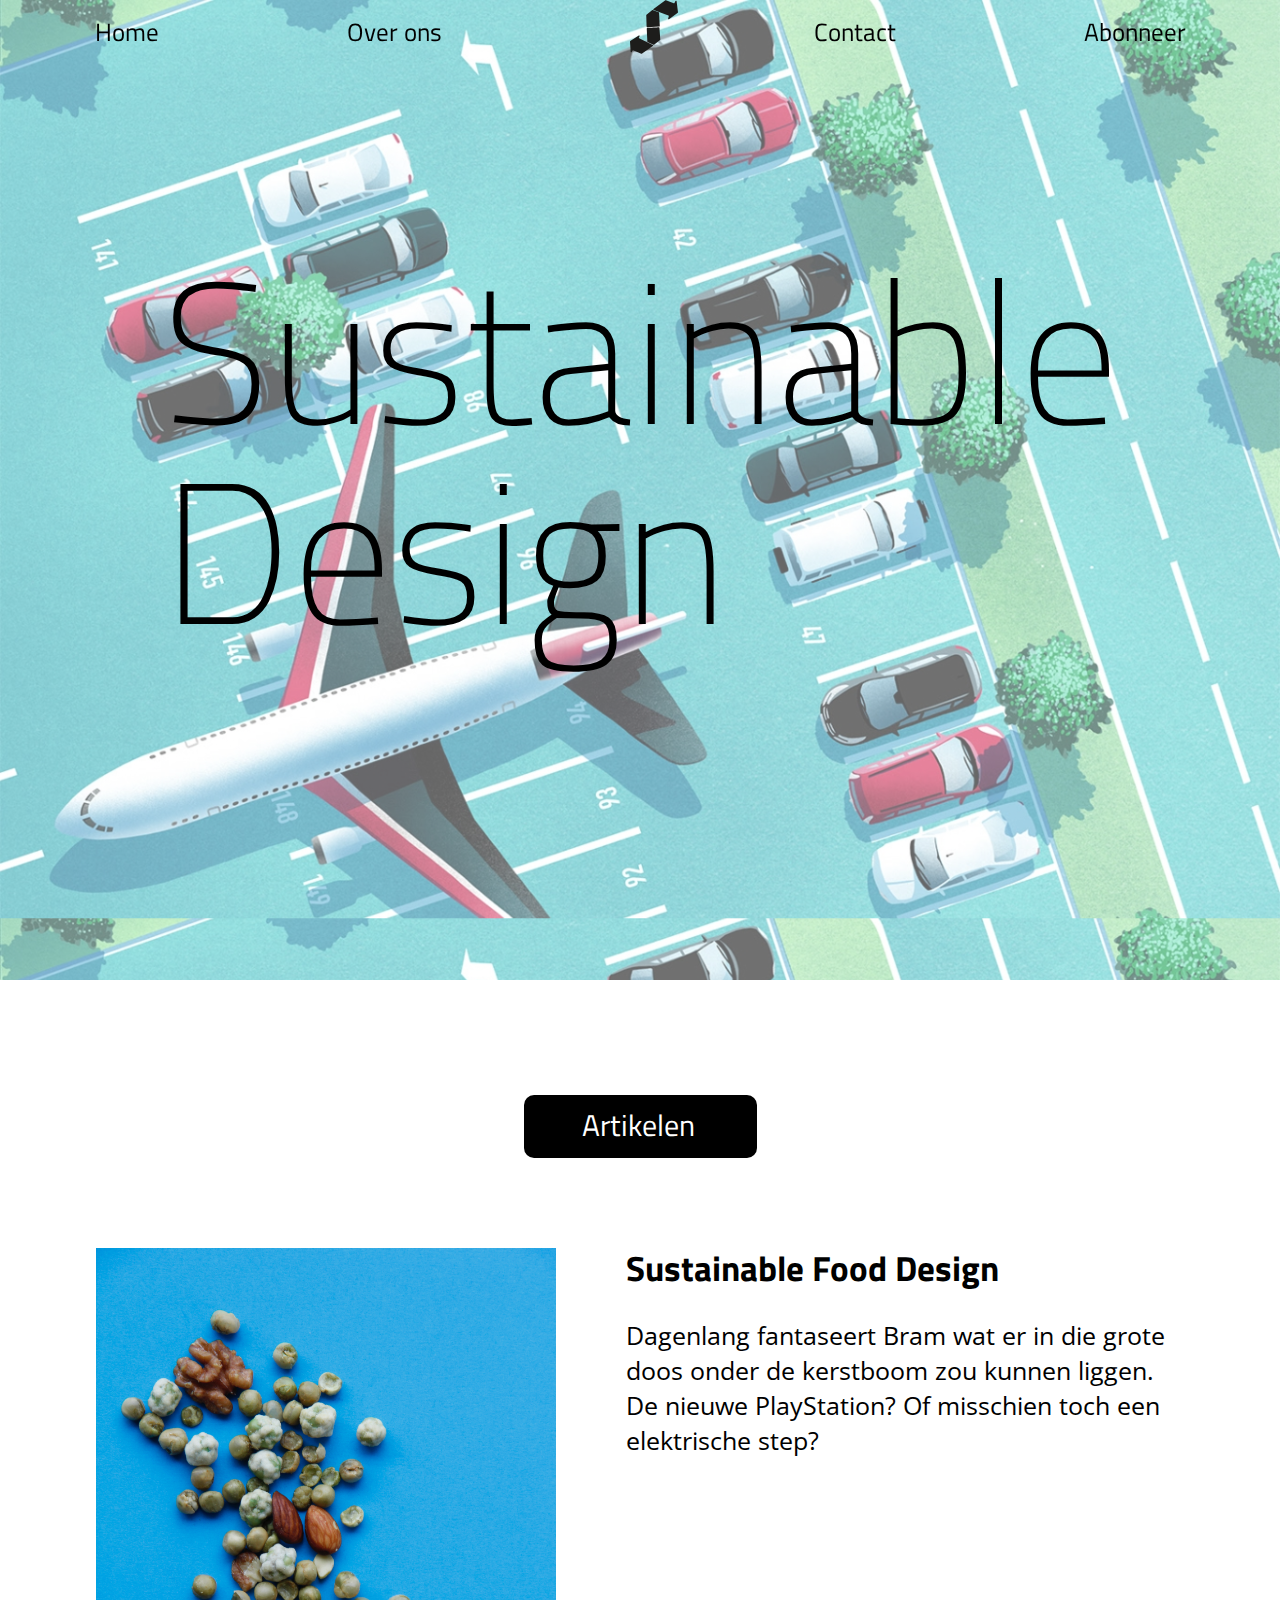
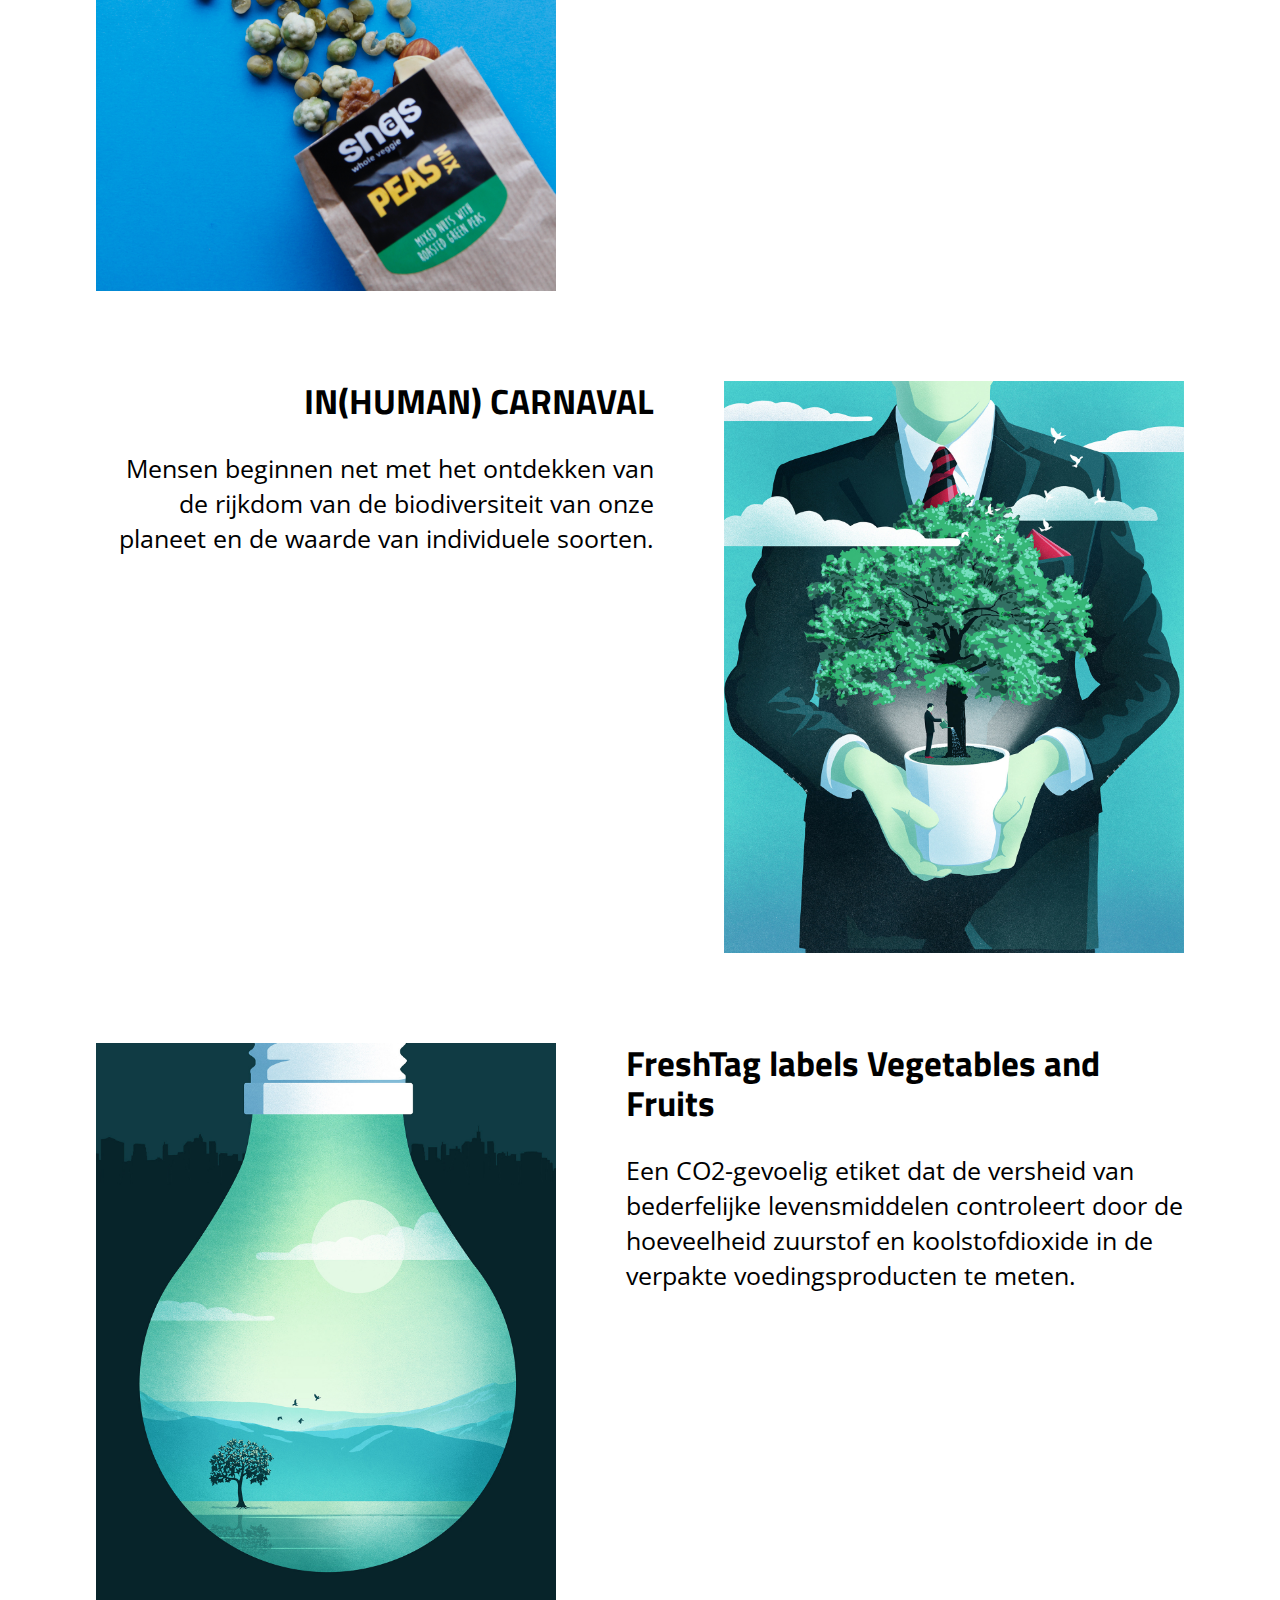
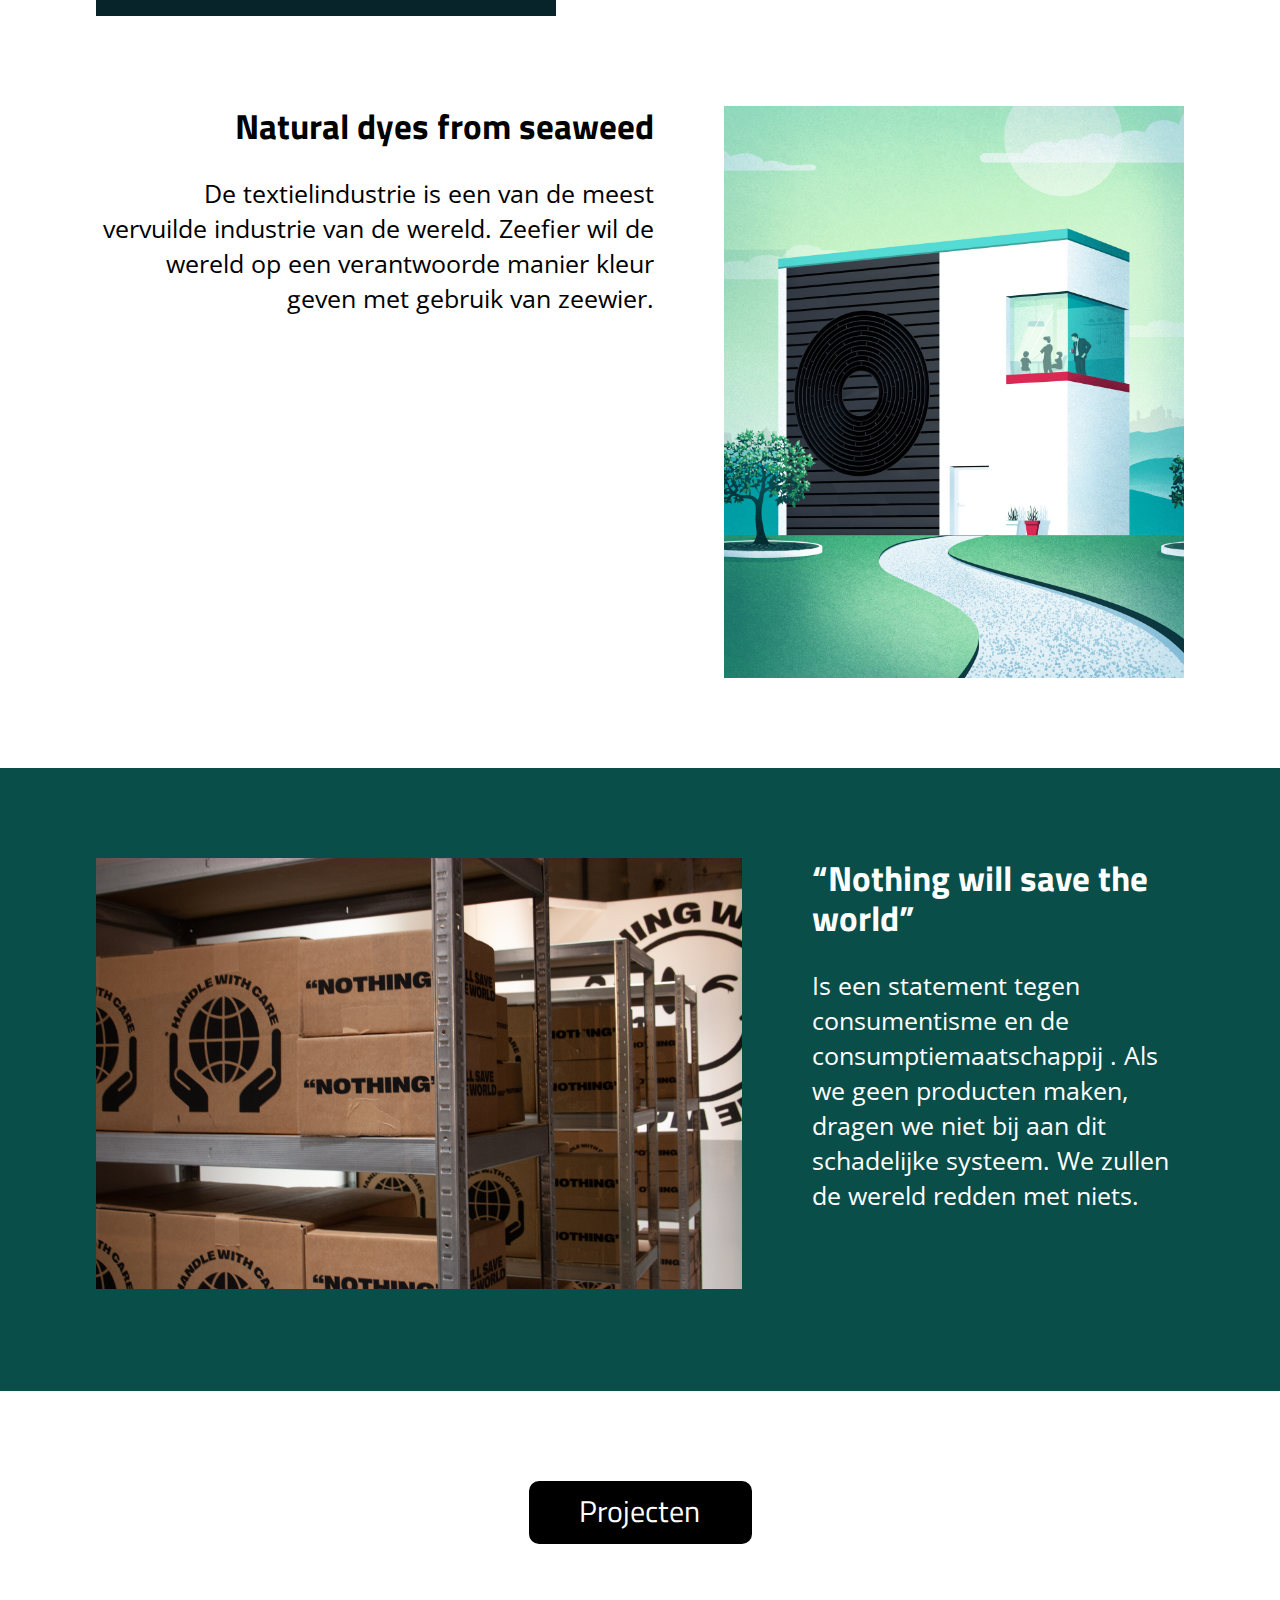
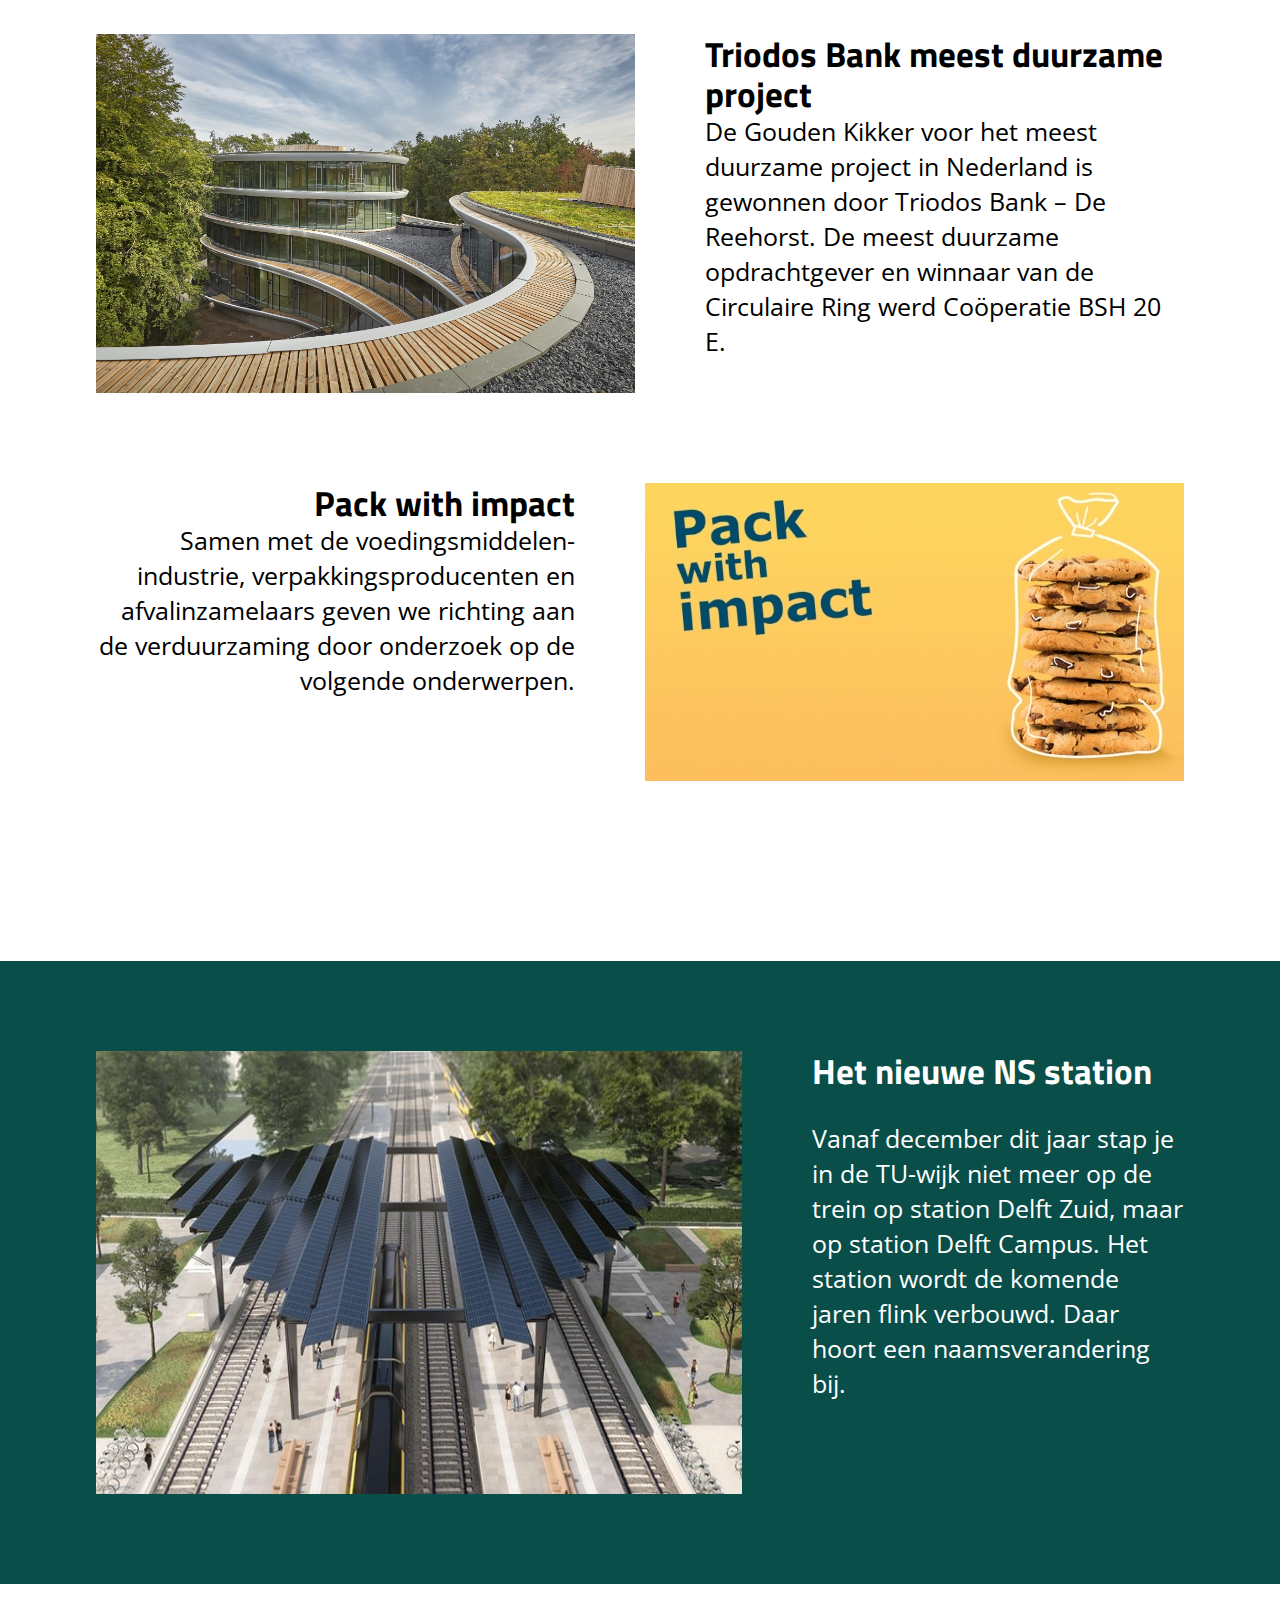
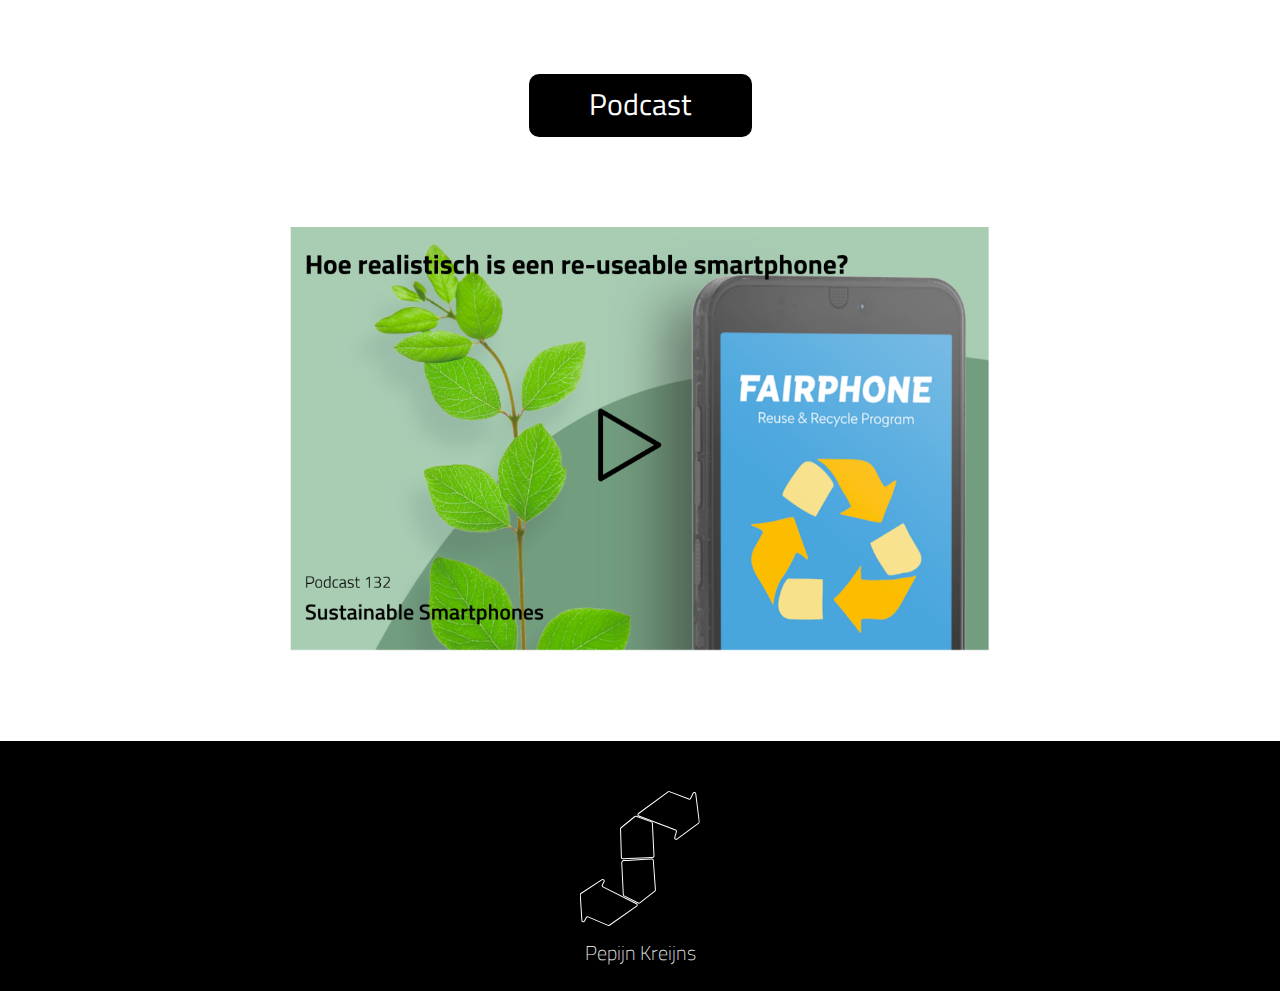
<file: index.html>
<!DOCTYPE html>
<html lang="nl">

<head>
    <meta charset="UTF-8">
    <meta http-equiv="X-UA-Compatible" content="IE=edge">
    <meta name="viewport" content="width=device-width, initial-scale=1.0">
    <title>Sustainable Design</title>

    <link rel="stylesheet" href="css/reset.css">
    <link rel="stylesheet" href="css/style.css">

    <link rel="preconnect" href="https://fonts.googleapis.com">
    <link rel="preconnect" href="https://fonts.gstatic.com" crossorigin>
    <link href="https://fonts.googleapis.com/css2?family=Titillium+Web:ital,wght@0,200;0,300;0,400;0,600;0,700;0,900;1,200;1,300;1,400;1,600;1,700&display=swap" rel="stylesheet">

    <link rel="preconnect" href="https://fonts.googleapis.com">
    <link rel="preconnect" href="https://fonts.gstatic.com" crossorigin>
    <link href="https://fonts.googleapis.com/css2?family=Open+Sans:ital,wght@0,300;0,400;0,500;0,600;0,700;0,800;1,300;1,400;1,500;1,600;1,700;1,800&family=Titillium+Web:ital,wght@0,200;0,300;0,400;0,600;0,700;0,900;1,200;1,300;1,400;1,600;1,700&display=swap"
        rel="stylesheet">

</head>

<body>

    <header>
        <nav>
            <ul class="nav">
                <li><a>Home</a></li>
                <li><a>Over ons</a></li>
                <li> <img id="logo" src="../svg/logo.svg" alt="logo"></li>
                <li><a>Contact</a></li>
                <li><a>Abonneer</a></li>
            </ul>
        </nav>

    </header>

    <main>

        <div class="background"></div>
        <h1>Sustainable Design</h1>

        <div class="header-color"></div>

        <div id="article-block">
            <p>Artikelen</p>
        </div>

        <section>
            <div class="article-var1">
                <div class="hover">
                    <a href="articlepage.html"><img src="../img/frontpage-foto.JPG" alt="Sustainable Food Design"></a>
                </div>

                <h2>Sustainable Food Design</h2>
                <p>Dagenlang fantaseert Bram wat er in die grote doos onder de kerstboom zou kunnen liggen. De nieuwe PlayStation? Of misschien toch een elektrische step?
                </p>
            </div>

            <div class="clear"></div>

            <div class="article-var2">
                <img src="../img/article-2.jpg" alt="IN(HUMAN) CARNAVAL">
                <h2>IN(HUMAN) CARNAVAL</h2>
                <p>Mensen beginnen net met het ontdekken van de rijkdom van de biodiversiteit van onze planeet en de waarde van individuele soorten.
                </p>
            </div>

            <div class="clear"></div>

            <div class="article-var1">
                <img src="../img/article-3.jpg" alt="FreshTag labels Vegetables and Fruits">
                <h2>FreshTag labels Vegetables and Fruits</h2>
                <p>Een CO2-gevoelig etiket dat de versheid van bederfelijke levensmiddelen controleert door de hoeveelheid zuurstof en koolstofdioxide in de verpakte voedingsproducten te meten.
                </p>
            </div>

            <div class="clear"></div>

            <div class="article-var2">
                <img src="../img/article-4.jpg" alt="Natural dyes from seaweed">
                <h2>Natural dyes from seaweed</h2>
                <p>De textielindustrie is een van de meest vervuilde industrie van de wereld. Zeefier wil de wereld op een verantwoorde manier kleur geven met gebruik van zeewier.
                </p>
            </div>

            <div class="clear"></div>

        </section>

        <div class="article-block">
            <section>
                <div class="special-article">
                    <img src="../img/article-5.jpg" alt="“Nothing will save the world”">
                    <h2>“Nothing will save the world”</h2>
                    <p>Is een statement tegen consumentisme en de consumptiemaatschappij . Als we geen producten maken, dragen we niet bij aan dit schadelijke systeem. We zullen de wereld redden met niets. </p>
                </div>
            </section>
        </div>

        <div id="project-block">
            <p>Projecten</p>
        </div>

        <section>

            <div class="project-1">
                <img src="../img/project-1.jpg" alt="Triodos Bank meest duurzame project">
                <h2>Triodos Bank meest duurzame project</h2>
                <p>De Gouden Kikker voor het meest duurzame project in Nederland is gewonnen door Triodos Bank – De Reehorst. De meest duurzame opdrachtgever en winnaar van de Circulaire Ring werd Coöperatie BSH 20 E. </p>
            </div>

            <div class="clear"></div>

            <div class="project-2">
                <img src="../img/project-2.jpg" alt="Pack with impact">
                <h2>Pack with impact</h2>
                <p>Samen met de voedingsmiddelen-industrie, verpakkingsproducenten en afvalinzamelaars geven we richting aan de verduurzaming door onderzoek op de volgende onderwerpen.</p>
            </div>

            <div class="clear"></div>
        </section>

        <div class="article-block">
            <section>
                <div class="special-article">
                    <img id="project-3" src="../img/project-3.jpg" alt="Het nieuwe NS station">
                    <h2>Het nieuwe NS station</h2>
                    <p>Vanaf december dit jaar stap je in de TU-wijk niet meer op de trein op station Delft Zuid, maar op station Delft Campus. Het station wordt de komende jaren flink verbouwd. Daar hoort een naamsverandering bij. </p>
                </div>
            </section>
        </div>

        <div id="podcast-blok">
            <p>Podcast</p>
        </div>

        <img class="podcast" src="../img/podcast-1.png" alt="21">

    </main>


    <footer>
        <img src="../svg/biglogo.svg" alt="logo">
        <p>Pepijn Kreijns</p>
    </footer>


</body>

</html>
</file>
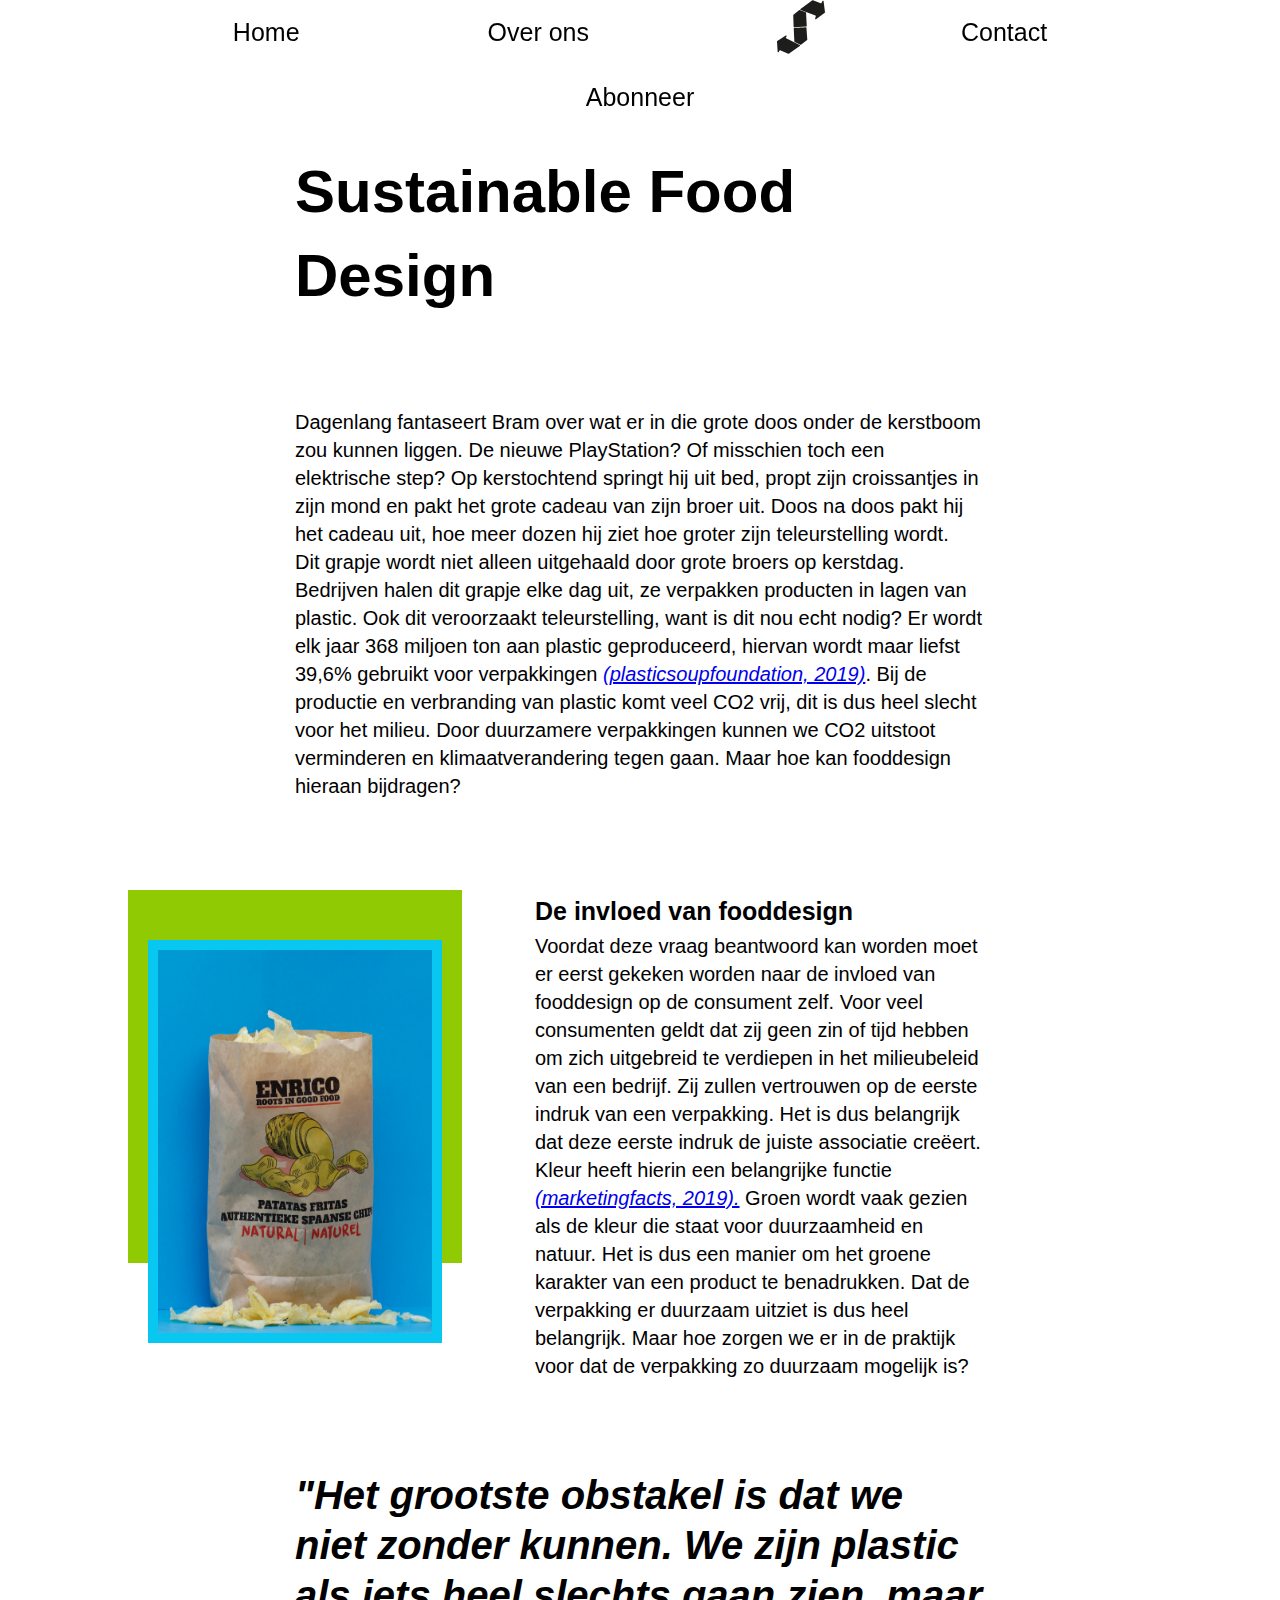
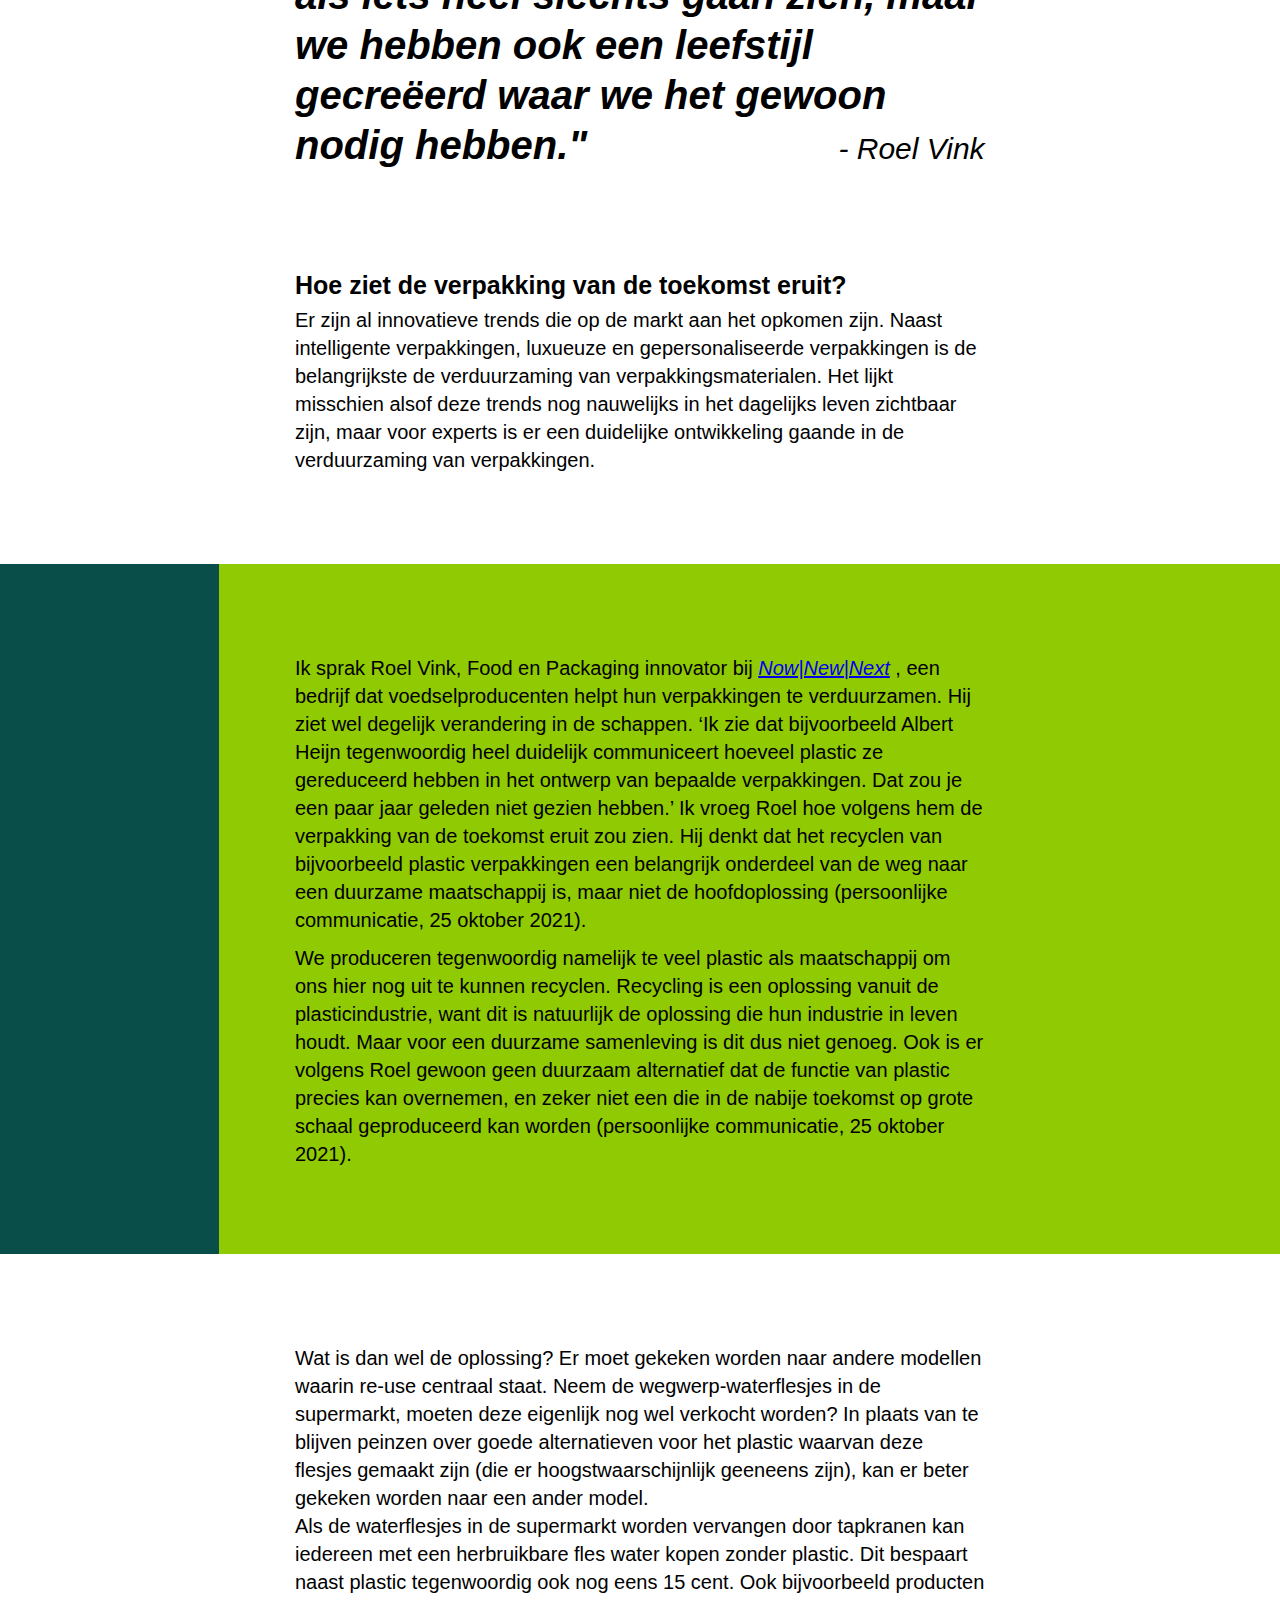
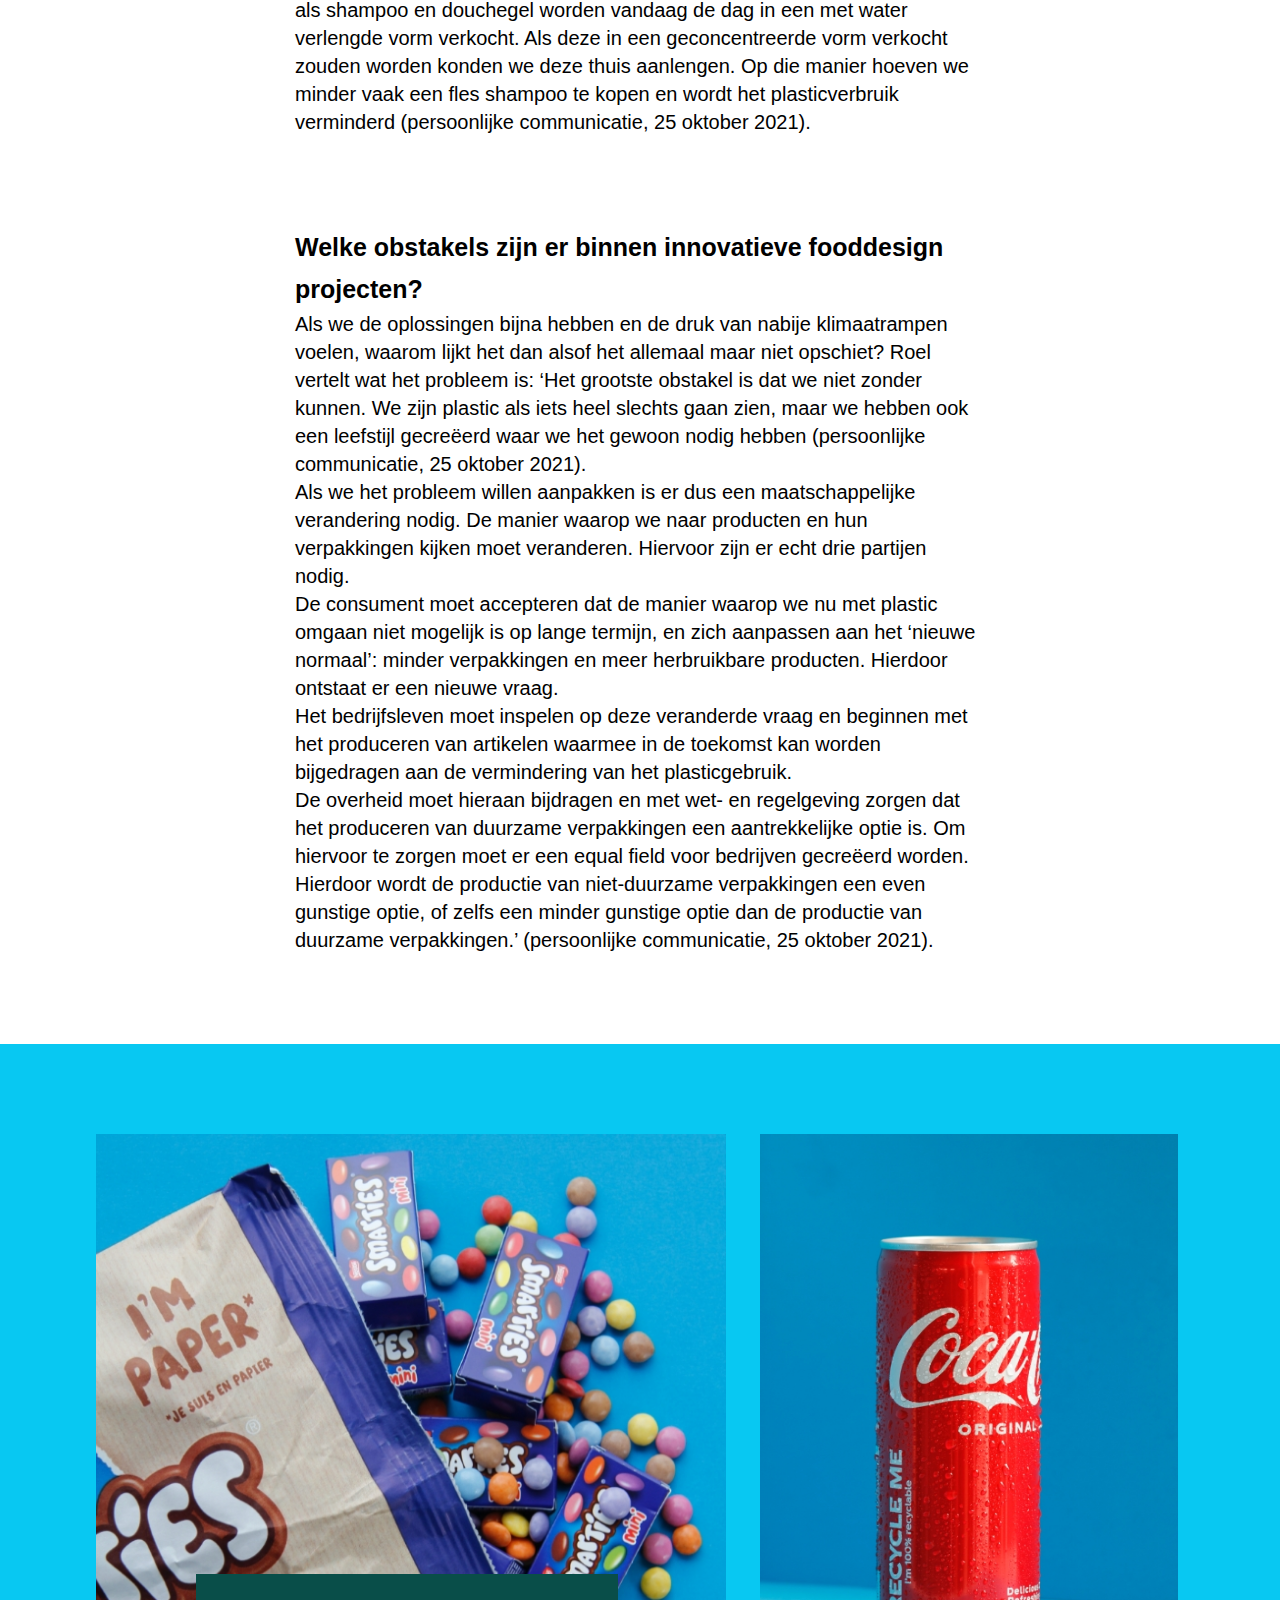
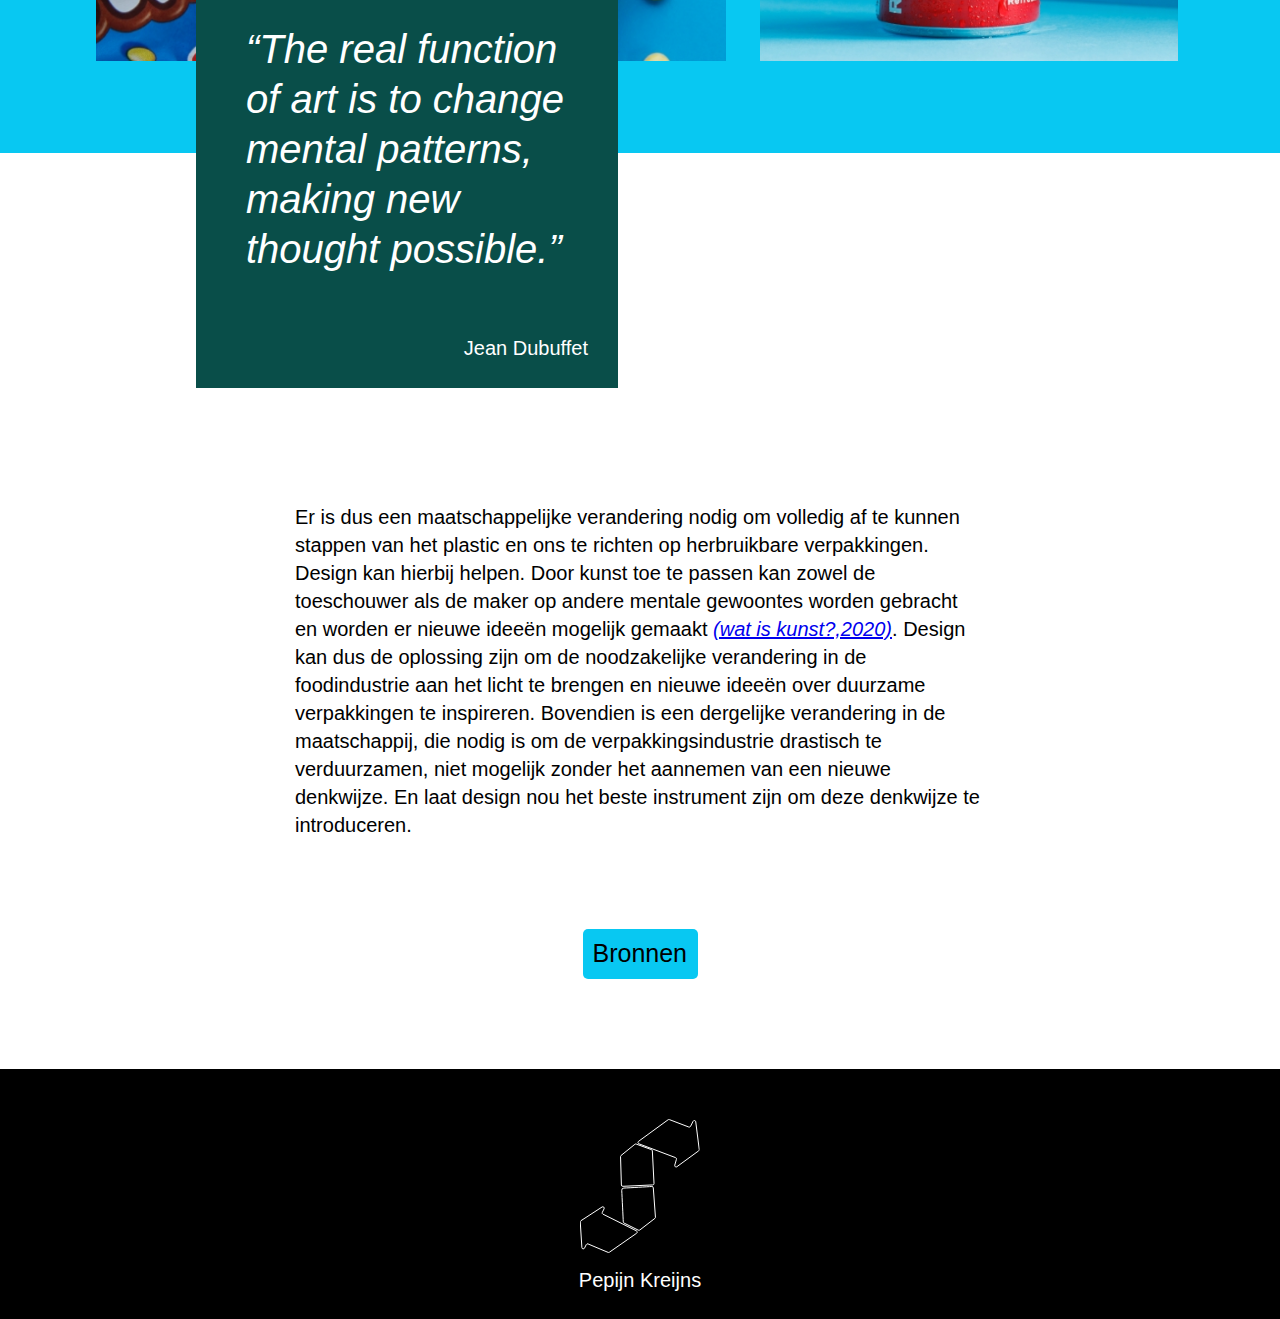
<file: articlepage.html>
<!DOCTYPE html>
<html lang="nl">

<head>
    <meta charset="UTF-8">
    <meta http-equiv="X-UA-Compatible" content="IE=edge">
    <meta name="viewport" content="width=device-width, initial-scale=1.0">
    <title>Sustainable Design</title>

    <link rel="stylesheet" href="css/reset.css">
    <link rel="stylesheet" href="css/style.css">
</head>

<body>
    <header>
        <nav>
            <ul class="nav-article">
                <li><a href="index.html">Home</a></li>
                <li><a>Over ons</a></li>
                <li> <img id="logo" src="../svg/logo.svg" alt="logo"></li>
                <li><a>Contact</a></li>
                <li><a>Abonneer</a></li>
            </ul>
        </nav>
    </header>

    <main>

        <section class="article-section">
            <div class="first-paragraph"></div>
            <h3>Sustainable Food Design </h3>

            <h5>Dagenlang fantaseert Bram over wat er in die grote doos onder de kerstboom zou kunnen liggen. De nieuwe PlayStation? Of misschien toch een elektrische step? Op kerstochtend springt hij uit bed, propt zijn croissantjes in zijn mond en pakt
                het grote cadeau van zijn broer uit. Doos na doos pakt hij het cadeau uit, hoe meer dozen hij ziet hoe groter zijn teleurstelling wordt. </h5>
            <h5>Dit grapje wordt niet alleen uitgehaald door grote broers op kerstdag. Bedrijven halen dit grapje elke dag uit, ze verpakken producten in lagen van plastic. Ook dit veroorzaakt teleurstelling, want is dit nou echt nodig? Er wordt elk jaar
                368 miljoen ton aan plastic geproduceerd, hiervan wordt maar liefst 39,6% gebruikt voor verpakkingen <a href="https://www.plasticsoupfoundation.org">(plasticsoupfoundation, 2019)</a>. Bij de productie en verbranding van plastic komt veel
                CO2 vrij, dit is dus heel slecht voor het milieu. Door duurzamere verpakkingen kunnen we CO2 uitstoot verminderen en klimaatverandering tegen gaan. Maar hoe kan fooddesign hieraan bijdragen?
            </h5>
        </section>



        <section class="article-section">
            <div class="photo-block">
                <img class="image-1" src="../img/foto-1.jpg" alt="Duurzame chips zak">
            </div>
            <div class="text-right">
                <h6>De invloed van fooddesign</h6>
                <p>Voordat deze vraag beantwoord kan worden moet er eerst gekeken worden naar de invloed van fooddesign op de consument zelf. Voor veel consumenten geldt dat zij geen zin of tijd hebben om zich uitgebreid te verdiepen in het milieubeleid
                    van een bedrijf. Zij zullen vertrouwen op de eerste indruk van een verpakking. Het is dus belangrijk dat deze eerste indruk de juiste associatie creëert. Kleur heeft hierin een belangrijke functie <a href="https://www.marketingfacts.nl/berichten/vier-tips-voor-een-aantrekkelijke-productverpakking">(marketingfacts, 2019).</a>                    Groen wordt vaak gezien als de kleur die staat voor duurzaamheid en natuur. Het is dus een manier om het groene karakter van een product te benadrukken. Dat de verpakking er duurzaam uitziet is dus heel belangrijk. Maar hoe zorgen
                    we er in de praktijk voor dat de verpakking zo duurzaam mogelijk is? </p>
            </div>
        </section>

        <div class="clear"></div>


        <section class="article-section">


            <q>"Het grootste obstakel is dat we niet zonder kunnen. We zijn plastic als iets heel slechts gaan zien, maar we hebben ook een leefstijl gecreëerd waar we het gewoon nodig hebben." <span> - Roel Vink</span> </q>
            <h6>Hoe ziet de verpakking van de toekomst eruit? </h6>
            <p>Er zijn al innovatieve trends die op de markt aan het opkomen zijn. Naast intelligente verpakkingen, luxueuze en gepersonaliseerde verpakkingen is de belangrijkste de verduurzaming van verpakkingsmaterialen. Het lijkt misschien alsof deze
                trends nog nauwelijks in het dagelijks leven zichtbaar zijn, maar voor experts is er een duidelijke ontwikkeling gaande in de verduurzaming van verpakkingen.
                <p>
        </section>

        <div class="block-1">
            <div class="block-2"></div>
            <section class="article-section">

                <p>
                    Ik sprak Roel Vink, Food en Packaging innovator bij <a href="https://www.nownewnext.nl">Now|New|Next</a> , een bedrijf dat voedselproducenten helpt hun verpakkingen te verduurzamen. Hij ziet wel degelijk verandering in de schappen.
                    ‘Ik zie dat bijvoorbeeld Albert Heijn tegenwoordig heel duidelijk communiceert hoeveel plastic ze gereduceerd hebben in het ontwerp van bepaalde verpakkingen. Dat zou je een paar jaar geleden niet gezien hebben.’ Ik vroeg Roel hoe
                    volgens hem de verpakking van de toekomst eruit zou zien. Hij denkt dat het recyclen van bijvoorbeeld plastic verpakkingen een belangrijk onderdeel van de weg naar een duurzame maatschappij is, maar niet de hoofdoplossing (persoonlijke
                    communicatie, 25 oktober 2021).
                </p>
                <p>We produceren tegenwoordig namelijk te veel plastic als maatschappij om ons hier nog uit te kunnen recyclen. Recycling is een oplossing vanuit de plasticindustrie, want dit is natuurlijk de oplossing die hun industrie in leven houdt. Maar
                    voor een duurzame samenleving is dit dus niet genoeg. Ook is er volgens Roel gewoon geen duurzaam alternatief dat de functie van plastic precies kan overnemen, en zeker niet een die in de nabije toekomst op grote schaal geproduceerd
                    kan worden (persoonlijke communicatie, 25 oktober 2021).
                </p>
            </section>

        </div>


        <section class="article-section">
            <p>Wat is dan wel de oplossing? Er moet gekeken worden naar andere modellen waarin re-use centraal staat. Neem de wegwerp-waterflesjes in de supermarkt, moeten deze eigenlijk nog wel verkocht worden? In plaats van te blijven peinzen over goede
                alternatieven voor het plastic waarvan deze flesjes gemaakt zijn (die er hoogstwaarschijnlijk geeneens zijn), kan er beter gekeken worden naar een ander model. </p>
            <p>Als de waterflesjes in de supermarkt worden vervangen door tapkranen kan iedereen met een herbruikbare fles water kopen zonder plastic. Dit bespaart naast plastic tegenwoordig ook nog eens 15 cent. Ook bijvoorbeeld producten als shampoo en
                douchegel worden vandaag de dag in een met water verlengde vorm verkocht. Als deze in een geconcentreerde vorm verkocht zouden worden konden we deze thuis aanlengen. Op die manier hoeven we minder vaak een fles shampoo te kopen en wordt
                het plasticverbruik verminderd (persoonlijke communicatie, 25 oktober 2021).
            </p>
            <h6>Welke obstakels zijn er binnen innovatieve fooddesign projecten?</h6>
            <p>Als we de oplossingen bijna hebben en de druk van nabije klimaatrampen voelen, waarom lijkt het dan alsof het allemaal maar niet opschiet? Roel vertelt wat het probleem is: ‘Het grootste obstakel is dat we niet zonder kunnen. We zijn plastic
                als iets heel slechts gaan zien, maar we hebben ook een leefstijl gecreëerd waar we het gewoon nodig hebben (persoonlijke communicatie, 25 oktober 2021).</p>
            <p>Als we het probleem willen aanpakken is er dus een maatschappelijke verandering nodig. De manier waarop we naar producten en hun verpakkingen kijken moet veranderen. Hiervoor zijn er echt drie partijen nodig. </p>
            <p>De consument moet accepteren dat de manier waarop we nu met plastic omgaan niet mogelijk is op lange termijn, en zich aanpassen aan het ‘nieuwe normaal’: minder verpakkingen en meer herbruikbare producten. Hierdoor ontstaat er een nieuwe vraag.
            </p>
            <p>Het bedrijfsleven moet inspelen op deze veranderde vraag en beginnen met het produceren van artikelen waarmee in de toekomst kan worden bijgedragen aan de vermindering van het plasticgebruik. </p>
            <p>De overheid moet hieraan bijdragen en met wet- en regelgeving zorgen dat het produceren van duurzame verpakkingen een aantrekkelijke optie is. Om hiervoor te zorgen moet er een equal field voor bedrijven gecreëerd worden. Hierdoor wordt de
                productie van niet-duurzame verpakkingen een even gunstige optie, of zelfs een minder gunstige optie dan de productie van duurzame verpakkingen.’ (persoonlijke communicatie, 25 oktober 2021).</p>
        </section>

        <div class="block-3">
            <section>
                <img class="image-2" src="../img/foto-2.jpg" alt="Duurzame smartie verpakking">
                <img class="image-3" src="../img/foto-3.jpg" alt="Recyclebaar cola blikje">
                <div class="block-4">
                    <h4>“The real function of art is to change mental patterns, making new thought possible.”
                    </h4>
                    <p id="quote-jean">Jean Dubuffet
                    </p>
                </div>
            </section>

        </div>

        <section class="article-section">
            <p>Er is dus een maatschappelijke verandering nodig om volledig af te kunnen stappen van het plastic en ons te richten op herbruikbare verpakkingen. Design kan hierbij helpen. Door kunst toe te passen kan zowel de toeschouwer als de maker op
                andere mentale gewoontes worden gebracht en worden er nieuwe ideeën mogelijk gemaakt <a href="https://www.loom.com/share/d4feaf49512043b79a25d29769630e7f">(wat is kunst?,2020)</a>. Design kan dus de oplossing zijn om de noodzakelijke verandering
                in de foodindustrie aan het licht te brengen en nieuwe ideeën over duurzame verpakkingen te inspireren. Bovendien is een dergelijke verandering in de maatschappij, die nodig is om de verpakkingsindustrie drastisch te verduurzamen, niet
                mogelijk zonder het aannemen van een nieuwe denkwijze. En laat design nou het beste instrument zijn om deze denkwijze te introduceren. </p>
        </section>

        <div id="bronnen-button">
            <p id="bronnen"><a href="../bronnen.html">Bronnen</a></p>
        </div>

    </main>


    <footer>
        <img src="../svg/biglogo.svg" alt="logo">
        <p>Pepijn Kreijns</p>
    </footer>


</body>

</html>
</file>
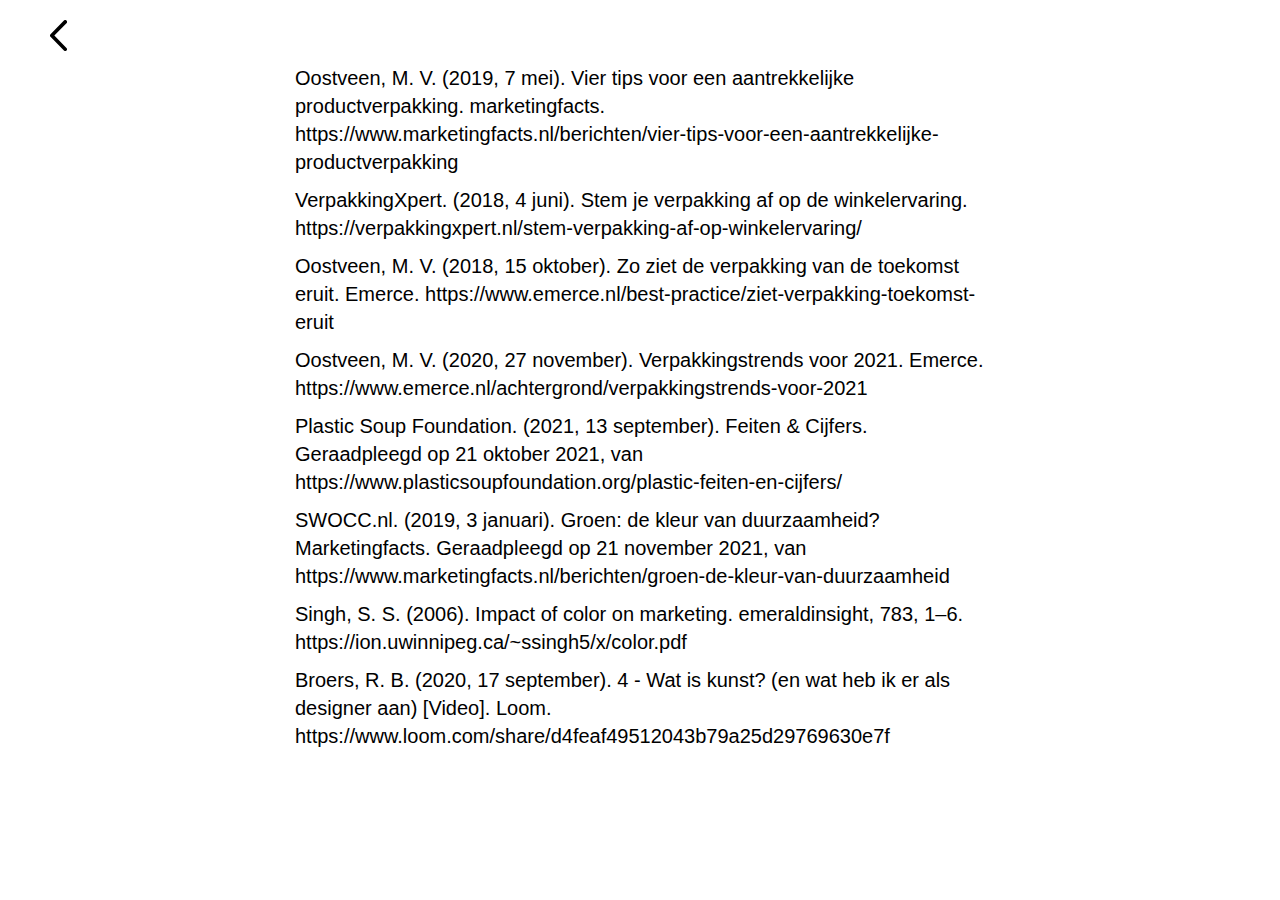
<file: bronnen.html>
<!DOCTYPE html>
<html lang="nl">

<head>
    <meta charset="UTF-8">
    <meta http-equiv="X-UA-Compatible" content="IE=edge">
    <meta name="viewport" content="width=device-width, initial-scale=1.0">
    <title>Sustainable Design</title>

    <link rel="stylesheet" href="css/reset.css">
    <link rel="stylesheet" href="css/style.css">
</head>



<body class="bronnen">

    <a href="articlepage.html"><img src="../svg/pijltje.svg" alt="return"></a>
    <section class="article-section">
        <p>Oostveen, M. V. (2019, 7 mei). Vier tips voor een aantrekkelijke productverpakking. marketingfacts. https://www.marketingfacts.nl/berichten/vier-tips-voor-een-aantrekkelijke-productverpakking</p>
        <p>VerpakkingXpert. (2018, 4 juni). Stem je verpakking af op de winkelervaring. https://verpakkingxpert.nl/stem-verpakking-af-op-winkelervaring/

        </p>
        <p>Oostveen, M. V. (2018, 15 oktober). Zo ziet de verpakking van de toekomst eruit. Emerce. https://www.emerce.nl/best-practice/ziet-verpakking-toekomst-eruit</p>
        <p>Oostveen, M. V. (2020, 27 november). Verpakkingstrends voor 2021. Emerce. https://www.emerce.nl/achtergrond/verpakkingstrends-voor-2021 </p>
        <p>Plastic Soup Foundation. (2021, 13 september). Feiten & Cijfers. Geraadpleegd op 21 oktober 2021, van https://www.plasticsoupfoundation.org/plastic-feiten-en-cijfers/</p>
        <p>SWOCC.nl. (2019, 3 januari). Groen: de kleur van duurzaamheid? Marketingfacts. Geraadpleegd op 21 november 2021, van https://www.marketingfacts.nl/berichten/groen-de-kleur-van-duurzaamheid</p>
        <p> Singh, S. S. (2006). Impact of color on marketing. emeraldinsight, 783, 1–6. https://ion.uwinnipeg.ca/~ssingh5/x/color.pdf</p>
        <p>Broers, R. B. (2020, 17 september). 4 - Wat is kunst? (en wat heb ik er als designer aan) [Video]. Loom. https://www.loom.com/share/d4feaf49512043b79a25d29769630e7f</p>
    </section>
</body>


</html>
</file>
<file: css/style.css>
.nav {
    list-style: none;
    width: 100%;
    position: fixed;
    top: 0px;
    left: 0px;
    text-align: center;
    z-index: 5;
    font-weight: 500;
}

.nav li {
    display: inline;
    padding: 92px;
    width: 1088px;
    height: 70px;
}

.nav a {
    display: inline-block;
    color: black;
    font-size: 25px;
    font-family: 'Titillium Web', sans-serif;
    margin-top: 20px;
    margin-bottom: 20px;
}

#logo {
    width: 48px;
    height: 54px;
    position: absolute;
}

.background {
    height: 980px;
    width: 100%;
    background-image: url(../img/background.jpg);
    background-size: 100%;
    filter: opacity(60%);
    z-index: 0;
}

h1 {
    font-size: 200px;
    font-family: 'Titillium Web', sans-serif;
    font-weight: lighter;
    z-index: 3;
    position: absolute;
    top: 50%;
    left: 50%;
    transform: translate(-50%, -50%);
}

.header-color {
    background-color: white;
    height: 70px;
    width: 100%;
    z-index: 4;
    position: sticky;
    top: 0px;
    left: 0px;
}

#article-block {
    width: 233px;
    height: 63px;
    background-color: black;
    border-radius: 10px;
    margin: 0 auto;
    margin-top: 45px;
}

#article-block p {
    font-size: 30px;
    color: white;
    font-weight: 500;
    position: relative;
    top: 16px;
    left: 58px;
}

section {
    margin: 0 auto;
    width: 1088px;
}

.hover img:hover {
    transform: scale(1.1);
    opacity: 0.75;
}

div.article-var1 {
    margin-top: 90px;
}

div.article-var1 img {
    width: 460px;
    float: left;
    padding-right: 70px;
}

div.article-var1 h2 {
    font-family: 'Titillium Web', sans-serif;
    font-size: 35px;
    line-height: 40px;
    font-weight: bold;
    margin-bottom: 30px;
}

div.article-var1 p {
    font-size: 25px;
    line-height: 35px;
    font-family: 'Open Sans', sans-serif
}

div.article-var2 {
    margin-top: 90px;
    float: right;
    text-align: end;
}

div.article-var2 img {
    width: 460px;
    float: right;
    padding-left: 70px;
}

div.article-var2 h2 {
    font-family: 'Titillium Web', sans-serif;
    font-size: 35px;
    line-height: 40px;
    font-weight: bold;
    margin-bottom: 30px;
}

div.article-var2 p {
    font-size: 25px;
    line-height: 35px;
    font-family: 'Open Sans', sans-serif;
}

.clear {
    clear: both;
}

div.article-block {
    background-color: #094e49;
    width: 100%;
    height: 443px;
    padding-top: 90px;
    margin-top: 90px;
    padding-bottom: 90px;
}

div.special-article {
    color: white;
}

div.special-article img {
    width: 646px;
    float: left;
    padding-right: 70px;
}

div.special-article h2 {
    font-family: 'Titillium Web', sans-serif;
    font-size: 35px;
    font-weight: bold;
    line-height: 40px;
    margin-bottom: 30px;
}

div.special-article p {
    font-size: 25px;
    line-height: 35px;
    font-family: 'Open Sans', sans-serif;
}

#project-block {
    width: 223px;
    height: 63px;
    background-color: black;
    border-radius: 10px;
    margin: 0 auto;
    margin-top: 90px;
}

#project-block p {
    font-size: 30px;
    color: white;
    font-weight: 500;
    position: relative;
    top: 16px;
    left: 50px;
}

#podcast-blok {
    width: 223px;
    height: 63px;
    background-color: black;
    border-radius: 10px;
    margin: 0 auto;
    margin-top: 90px;
}

#podcast-blok p {
    font-size: 30px;
    color: white;
    font-weight: 500;
    position: relative;
    top: 16px;
    left: 60px;
}

div.project-1 {
    margin-top: 90px;
}

div.project-1 img {
    width: 539px;
    float: left;
    margin-right: 70px;
}

div.project-1 h2 {
    font-family: 'Titillium Web', sans-serif;
    font-size: 35px;
    line-height: 40px;
    font-weight: bold;
}

div.project-1 p {
    font-size: 25px;
    line-height: 35px;
    font-family: 'Open Sans', sans-serif;
}

div.project-2 {
    margin-top: 90px;
    text-align: end;
}

div.project-2 img {
    width: 539px;
    float: right;
    margin-left: 70px;
    margin-bottom: 90px;
}

div.project-2 h2 {
    font-family: 'Titillium Web', sans-serif;
    font-size: 35px;
    line-height: 40px;
    font-weight: bold;
}

div.project-2 p {
    font-size: 25px;
    line-height: 35px;
    font-family: 'Open Sans', sans-serif;
}

#project-3 {
    height: 443px;
}

.podcast {
    width: 700px;
    display: block;
    margin: 0 auto;
    margin-top: 90px;
}

footer {
    background-color: black;
    width: 100%;
    height: 250px;
    margin-top: 90px;
}

footer img {
    position: relative;
    top: 0px;
    left: 50%;
    transform: translate(-50%, 0);
    margin-top: 50px;
}

footer p {
    font-family: 'Titillium Web', sans-serif;
    font-size: 20px;
    font-weight: lighter;
    color: white;
    text-align: center;
    margin-top: 10px;
}


/* articlepage */

p a {
    font-style: italic;
}

h5 a {
    font-style: italic;
}

.nav a {
    text-decoration: none;
}

.nav-article a {
    text-decoration: none;
}

.nav-article {
    font-weight: 500;
    background-color: white;
    height: 70px;
    list-style: none;
    width: 100%;
    position: fixed;
    top: 0px;
    left: 0px;
    text-align: center;
    z-index: 5;
}

.nav-article li {
    display: inline;
    padding: 92px;
    width: 1088px;
    height: 70px;
}

.nav-article a {
    display: inline-block;
    color: black;
    font-size: 25px;
    font-family: 'Titillium Web', sans-serif;
    margin-top: 20px;
    margin-bottom: 20px;
}

.article-section {
    width: 690px;
}

div.first-paragraph {
    margin-top: 150px;
}

h3 {
    font-family: 'Titillium Web', sans-serif;
    font-size: 60px;
    line-height: 84px;
    font-weight: bold;
    margin-bottom: 90px;
}

h5 {
    font-family: 'Titillium Web', sans-serif;
    font-size: 20px;
    line-height: 28px;
}

h6 {
    font-family: 'Titillium Web', sans-serif;
    font-size: 25px;
    line-height: 42px;
    margin-top: 90px;
    font-weight: 600;
}

p {
    font-family: 'Titillium Web', sans-serif;
    font-size: 20px;
    line-height: 28px;
}

.photo-block {
    height: 373px;
    width: 334px;
    background-color: #90ca02;
    margin-left: -167px;
    margin-top: 90px;
    float: left;
}

.image-1 {
    height: 383px;
    width: 274px;
    border: 10px solid #08c8f2;
    position: relative;
    top: 50px;
    left: 20px;
}

.text-right {
    width: 450px;
    float: right;
}

div.text-right p {
    margin-bottom: 90px;
}

q {
    font-family: 'Titillium Web', sans-serif;
    font-size: 40px;
    line-height: 50px;
    font-style: italic;
    font-weight: bolder;
}

span {
    font-size: 30px;
    font-weight: lighter;
    margin-left: 240px;
    line-height: 50px;
}

.block-1 {
    width: 100%;
    height: 690px;
    background-color: #90ca02;
    margin-top: 90px;
    margin-bottom: 90px;
}

.block-1 p {
    position: relative;
    top: 90px;
    left: 0px;
    margin-top: 10px;
}

.block-2 {
    width: 219px;
    height: 690px;
    background-color: #094e49;
    float: left;
}

.block-3 {
    width: 100%;
    height: 709px;
    background-color: #08c8f2;
    margin-bottom: 350px;
    margin-top: 90px;
}

.block-4 {
    z-index: 1;
    width: 422px;
    height: 414px;
    background-color: #094e49;
    position: relative;
    top: -90px;
    left: 100px;
}

h4 {
    color: white;
    font-family: 'Titillium Web', sans-serif;
    font-size: 40px;
    line-height: 50px;
    font-style: italic;
    padding: 50px;
}

.image-2 {
    height: 527px;
    width: 630px;
    margin-top: 90px;
    margin-right: 30px;
}

.image-3 {
    height: 527px;
    width: 418px;
}

#quote-jean {
    color: white;
    text-align: end;
    margin-right: 30px;
    margin-top: 10px;
}

#bronnen-button {
    width: 115px;
    height: 40px;
    background-color: #08c8f2;
    border-radius: 5px;
    margin: 0 auto;
    margin-top: 90px;
    padding-top: 10px;
}

#bronnen-button:hover {
    transform: scale(1.1);
}

#bronnen-button a {
    text-decoration: none;
    font-family: 'Titillium Web', sans-serif;
    margin-left: 10px;
    font-size: 25px;
    font-weight: 500;
    display: block;
    font-style: normal;
    color: black;
}


/* bronnen */

.bronnen a img {
    margin-top: 20px;
    margin-left: 50px;
}

.bronnen .article-section p {
    margin-top: 10px;
}
</file>
